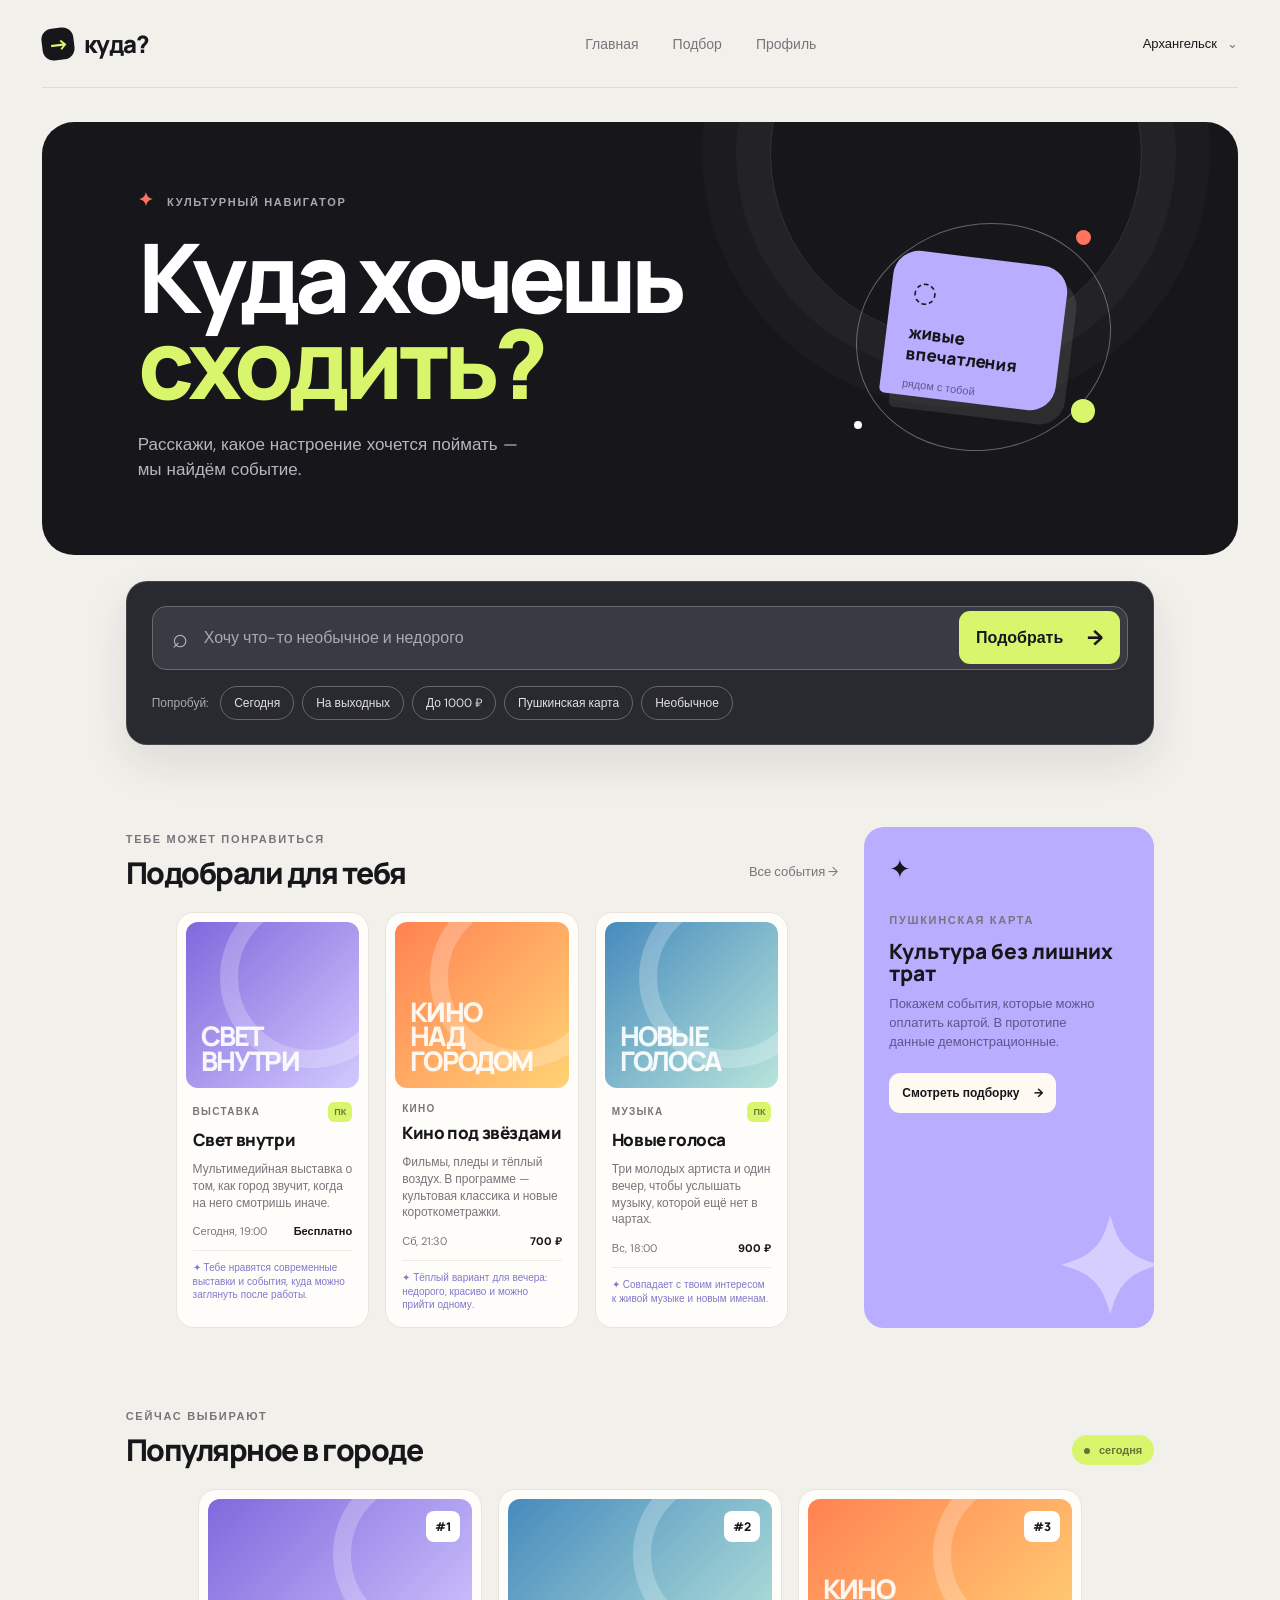
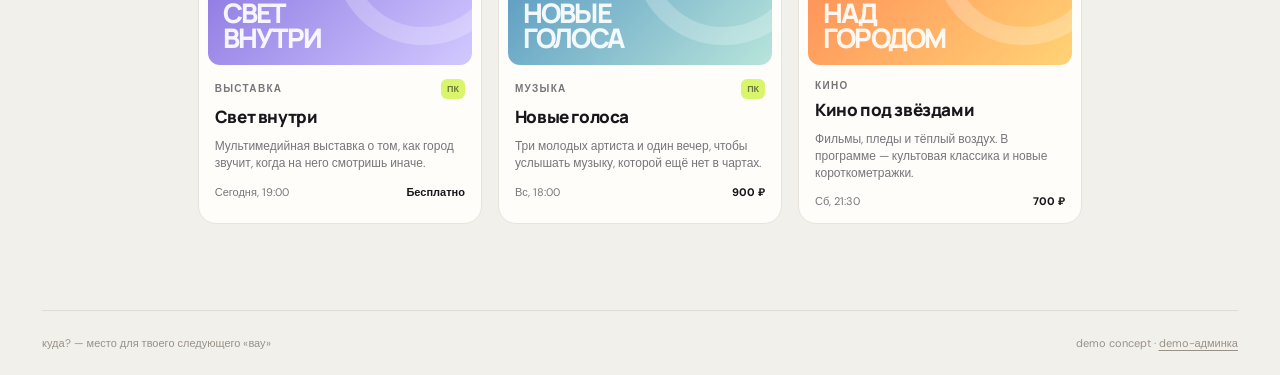
<file: index.html>
<!doctype html>
<html lang="ru">
  <head>
    <meta charset="UTF-8" />
    <meta name="viewport" content="width=device-width, initial-scale=1.0" />
    <meta name="theme-color" content="#f5f1eb" />
    <title>куда? — культурный навигатор</title>
    <link rel="preconnect" href="https://fonts.googleapis.com" />
    <link rel="preconnect" href="https://fonts.gstatic.com" crossorigin />
    <link href="https://fonts.googleapis.com/css2?family=DM+Sans:wght@400;500;600;700&family=Manrope:wght@600;700;800&display=swap" rel="stylesheet" />
    <link rel="stylesheet" href="styles.css" />
  </head>
  <body>
    <div class="app-shell">
      <header class="topbar">
        <button class="brand" data-screen="home" aria-label="На главную"><span class="brand-mark">→</span><span>куда?</span></button>
        <nav class="top-nav" aria-label="Основная навигация"><button data-screen="home">Главная</button><button data-screen="explore">Подбор</button><button data-screen="profile">Профиль</button></nav>
        <button class="city-button" type="button" aria-label="Выбрать город">Архангельск <span>⌄</span></button>
      </header>
      <nav class="mobile-nav" aria-label="Мобильная навигация"><button data-screen="home"><span>⌂</span>Главная</button><button data-screen="explore"><span>⌕</span>Подбор</button><button data-screen="profile"><span>◉</span>Профиль</button></nav>

      <main id="app-main">
        <section class="screen active" id="screen-home" aria-labelledby="hero-title">
          <div class="hero"><div class="hero-copy"><div class="eyebrow"><span class="spark">✦</span> культурный навигатор</div><h1 id="hero-title">Куда хочешь<br /><em>сходить?</em></h1><p class="hero-lede">Расскажи, какое настроение хочется поймать — мы найдём событие.</p></div><div class="hero-orbit" aria-hidden="true"><span class="orbit-dot dot-one"></span><span class="orbit-dot dot-two"></span><span class="orbit-dot dot-three"></span><div class="orbit-card"><span class="orbit-icon">◌</span><strong>живые<br />впечатления</strong><small>рядом с тобой</small></div></div></div>
          <div class="search-panel"><form id="home-search-form" class="search-form"><span class="search-icon">⌕</span><input id="home-query" type="text" placeholder="Хочу что-то необычное и недорого" aria-label="Опиши, куда хочешь сходить" /><button class="search-button" type="submit"><span>Подобрать</span><span>→</span></button></form><div class="quick-row"><span class="quick-label">Попробуй:</span><button class="chip" data-query="Сегодня">Сегодня</button><button class="chip" data-query="На выходных">На выходных</button><button class="chip" data-query="До 1000 ₽">До 1000 ₽</button><button class="chip" data-query="По Пушкинской карте">Пушкинская карта</button><button class="chip" data-query="Хочу что-нибудь необычное">Необычное</button></div></div>
          <div class="home-lower"><section><div class="section-heading"><div><span class="section-kicker">тебе может понравиться</span><h2>Подобрали для тебя</h2></div><button class="text-link" data-screen="explore">Все события →</button></div><div id="home-events" class="events-grid compact-grid"></div></section><aside class="pushkin-promo"><span class="promo-icon">✦</span><span class="section-kicker">пушкинская карта</span><h3>Культура без лишних трат</h3><p>Покажем события, которые можно оплатить картой. В прототипе данные демонстрационные.</p><button class="light-button" data-query="По Пушкинской карте">Смотреть подборку <span>→</span></button></aside></div>
          <section class="home-popular"><div class="section-heading"><div><span class="section-kicker">сейчас выбирают</span><h2>Популярное в городе</h2></div><span class="live-pill"><i></i> сегодня</span></div><div id="home-popular" class="events-grid compact-grid"></div></section>
        </section>

        <section class="screen" id="screen-explore" aria-labelledby="explore-title"><div class="page-intro"><div><span class="section-kicker">подбор по настроению</span><h2 id="explore-title">Найдём твоё событие</h2><p>Напиши как есть — можно без правильных слов.</p></div><button class="soft-icon-button" data-screen="home" aria-label="Вернуться на главную">←</button></div><div class="search-panel inner-search"><form id="explore-search-form" class="search-form"><span class="search-icon">⌕</span><input id="explore-query" type="text" placeholder="Хочу на выставку вечером..." aria-label="Поиск мероприятий" /><button class="search-button" type="submit"><span>Подобрать</span><span>→</span></button></form><div class="quick-row"><button class="chip" data-query="Сегодня">Сегодня</button><button class="chip" data-query="На выходных">На выходных</button><button class="chip" data-query="До 1000 ₽">До 1000 ₽</button><button class="chip" data-query="По Пушкинской карте">Пушкинская карта</button></div></div><div class="section-heading result-heading"><div><span class="section-kicker" id="result-kicker">для тебя сегодня</span><h2>Варианты рядом</h2></div><span class="result-count" id="result-count">12 событий</span></div><div id="empty-state" class="empty-state" hidden><div class="empty-icon">◌</div><h3>Пока ничего не нашли</h3><p>Попробуй описать настроение иначе.</p></div><div id="events-grid" class="events-grid"></div><p class="demo-note">Демо-версия · события и цены вымышлены и нужны только для прототипа</p></section>

        <section class="screen" id="screen-profile" aria-labelledby="profile-title"><div class="profile-head"><div class="avatar">АС</div><div><span class="section-kicker">твой культурный профиль</span><h2 id="profile-title">Аня Соколова</h2><p>Архангельск · открыта новому</p></div></div><div class="profile-grid"><div class="stat-card stat-lime"><span>посетила</span><strong>8</strong><small>мероприятий</small></div><div class="stat-card"><span>открыла</span><strong>14</strong><small>новых мест</small></div><div class="stat-card stat-lav"><span>в планах</span><strong id="saved-count">3</strong><small>события</small></div></div><div class="profile-columns"><section><div class="section-heading"><div><span class="section-kicker">твои интересы</span><h2>Что тебе нравится</h2></div></div><div class="interest-list"><span>современное искусство</span><span>живая музыка</span><span>необычные места</span><span>кино</span></div><div class="taste-card"><div class="mini-avatar avatar-yellow">АК</div><div><span class="section-kicker">86% совпадение вкусов</span><h3>Алексей рекомендует «Ночной маршрут»</h3><p>«Похоже на твой интерес к необычным местам»</p></div><button class="primary-small" data-event-id="9">Открыть →</button></div><div class="section-heading history-title"><div><span class="section-kicker">твоя история</span><h2>Последние походы</h2></div></div><div class="history-list"><div class="history-item"><span class="history-thumb art-purple">✦</span><div><strong>Свет внутри</strong><small>ГЭС-2 · 12 сентября</small></div><span class="history-check">✓</span></div><div class="history-item"><span class="history-thumb art-orange">◌</span><div><strong>Кино под звёздами</strong><small>Сад «Эрмитаж» · 6 сентября</small></div><span class="history-check">✓</span></div><div class="history-item"><span class="history-thumb art-blue">♪</span><div><strong>Новые голоса</strong><small>Кластер «Арма» · 29 августа</small></div><span class="history-check">✓</span></div></div></section><section class="achievements-card"><div class="section-kicker">маленькие победы</div><h2>Достижения</h2><div class="achievement-grid"><div class="achievement unlocked"><span>✦</span><b>Первый<br />поход</b></div><div class="achievement unlocked"><span>◉</span><b>Киноман</b></div><div class="achievement unlocked"><span>⌂</span><b>Исследователь<br />музеев</b></div><div class="achievement locked"><span>5</span><b>5 мероприятий</b><small>ещё 1 поход</small></div><div class="achievement locked"><span>?</span><b>Попробовал<br />новое</b><small>новый жанр</small></div><div class="achievement locked"><span>♧</span><b>Свой человек<br />в городе</b><small>ещё 3 места</small></div></div></section></div></section>
      </main>
      <footer><span>куда? — место для твоего следующего «вау»</span><span>demo concept · <a href="admin.html">demo-админка</a></span></footer>
    </div>

    <dialog id="event-dialog" class="event-dialog"><button class="dialog-close" type="button" aria-label="Закрыть">×</button><div id="dialog-art" class="dialog-art"></div><div class="dialog-body"><span id="dialog-type" class="event-type"></span><h2 id="dialog-title"></h2><p id="dialog-description"></p><div class="why-box"><span>✦</span><div><b>Почему тебе подходит</b><p id="dialog-why"></p></div></div><div class="dialog-details" id="dialog-meta"></div><p class="source-line" id="dialog-source"></p><div class="dialog-actions"><button class="primary-cta" type="button" id="save-button">Сохранить <span>♡</span></button><button class="visit-button" type="button" id="visit-button">Отметить посещённым</button></div><div class="related-block"><span class="section-kicker">тебе ещё может зайти</span><div id="related-events" class="related-list"></div></div></div></dialog>
    <div id="toast" class="toast" role="status"></div>
    <script src="app.js"></script>
  </body>
</html>
</file>
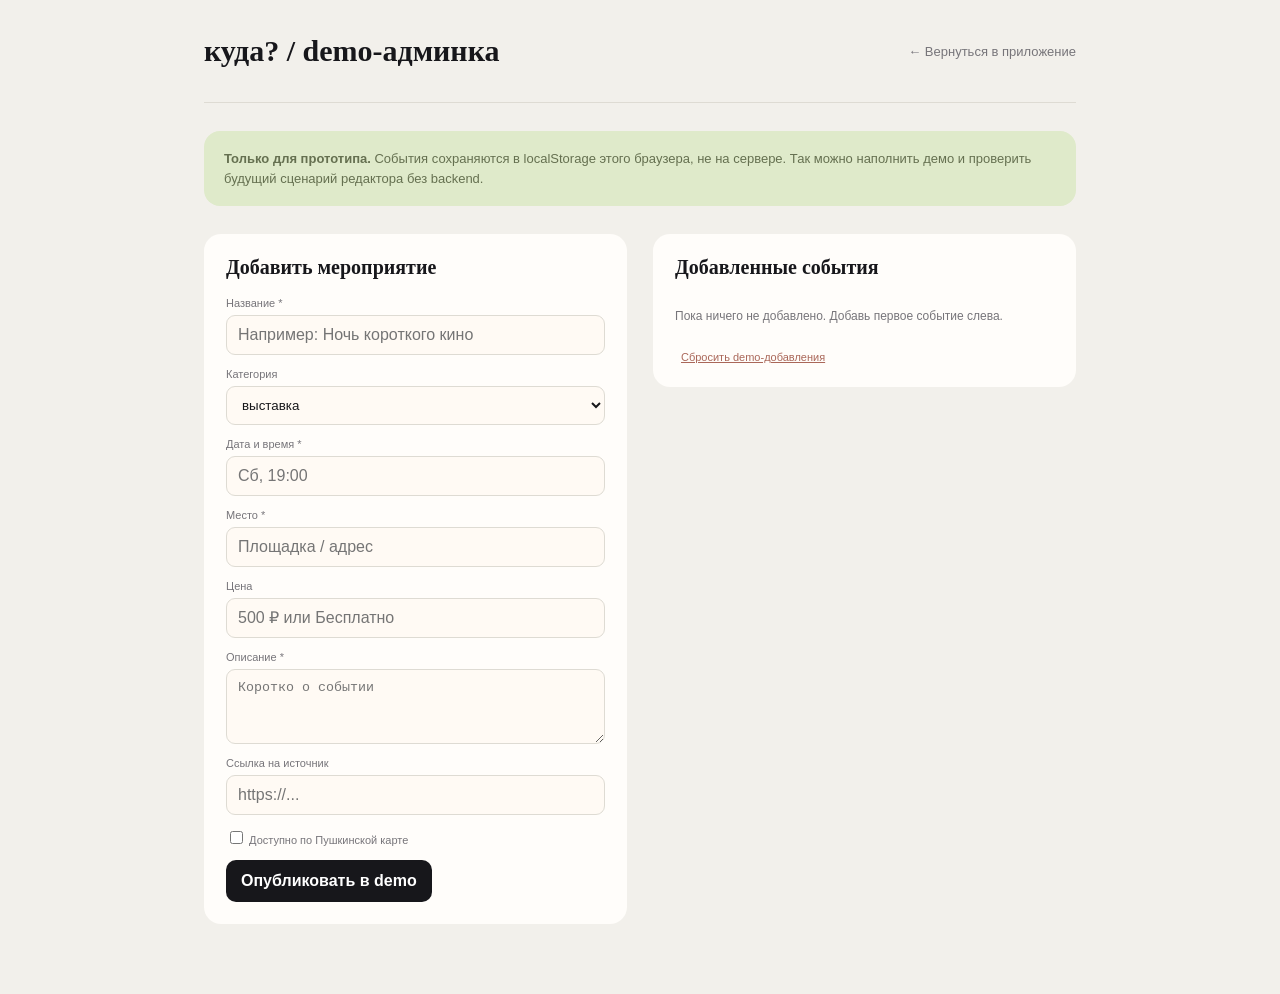
<file: admin.html>
<!doctype html>
<html lang="ru">
  <head>
    <meta charset="UTF-8" />
    <meta name="viewport" content="width=device-width, initial-scale=1.0" />
    <title>Demo-админка — куда?</title>
    <link rel="stylesheet" href="styles.css" />
    <style>
      .admin-shell{max-width:920px;margin:0 auto;padding:0 24px 70px}.admin-header{display:flex;justify-content:space-between;align-items:center;padding:34px 0;border-bottom:1px solid var(--line)}.admin-header h1{font:800 30px Manrope;margin:0}.admin-header a{color:var(--muted);font-size:13px;text-decoration:none}.admin-note{background:#dfeaca;border-radius:16px;padding:18px 20px;margin:28px 0;color:#657050;font-size:13px;line-height:1.5}.admin-grid{display:grid;grid-template-columns:1fr 1fr;gap:26px;align-items:start}.admin-card{background:var(--card);border-radius:17px;padding:22px}.admin-card h2{font:700 20px Manrope;margin:0 0 18px}.field{display:flex;flex-direction:column;gap:6px;margin-bottom:13px}.field label{font-size:11px;color:var(--muted)}.field input,.field textarea,.field select{border:1px solid var(--line);border-radius:9px;background:#fffaf4;padding:10px 11px;outline:0;color:var(--ink)}.field textarea{min-height:75px;resize:vertical}.admin-submit{border:0;background:var(--ink);color:#fff;border-radius:10px;padding:12px 15px;cursor:pointer;font-weight:700}.admin-list{display:flex;flex-direction:column;gap:8px}.admin-event{display:flex;align-items:center;gap:11px;border:1px solid var(--line);border-radius:10px;padding:10px}.admin-event div{flex:1;display:flex;flex-direction:column;gap:4px}.admin-event strong{font:700 12px Manrope}.admin-event small{font-size:10px;color:var(--muted)}.admin-event button{border:1px solid var(--line);background:transparent;border-radius:7px;padding:7px;font-size:11px;cursor:pointer}.danger{color:#c55f4e!important}.admin-empty{color:var(--muted);font-size:12px}.admin-reset{margin-top:15px;border:0;background:transparent;color:#aa6759;text-decoration:underline;cursor:pointer;font-size:11px}@media(max-width:700px){.admin-shell{padding:0 17px 50px}.admin-grid{grid-template-columns:1fr}.admin-header h1{font-size:23px}}
    </style>
  </head>
  <body>
    <div class="admin-shell">
      <header class="admin-header"><h1>куда? / demo-админка</h1><a href="index.html">← Вернуться в приложение</a></header>
      <div class="admin-note"><b>Только для прототипа.</b> События сохраняются в localStorage этого браузера, не на сервере. Так можно наполнить демо и проверить будущий сценарий редактора без backend.</div>
      <div class="admin-grid">
        <form id="event-form" class="admin-card"><h2>Добавить мероприятие</h2><div class="field"><label for="title">Название *</label><input id="title" required placeholder="Например: Ночь короткого кино" /></div><div class="field"><label for="type">Категория</label><select id="type"><option>выставка</option><option>кино</option><option>музыка</option><option>театр</option><option>лекция</option><option>фестиваль</option><option>мастерская</option></select></div><div class="field"><label for="date">Дата и время *</label><input id="date" required placeholder="Сб, 19:00" /></div><div class="field"><label for="place">Место *</label><input id="place" required placeholder="Площадка / адрес" /></div><div class="field"><label for="price">Цена</label><input id="price" placeholder="500 ₽ или Бесплатно" /></div><div class="field"><label for="description">Описание *</label><textarea id="description" required placeholder="Коротко о событии"></textarea></div><div class="field"><label for="sourceUrl">Ссылка на источник</label><input id="sourceUrl" type="url" placeholder="https://..." /></div><div class="field"><label for="pushkin"><input id="pushkin" type="checkbox" /> Доступно по Пушкинской карте</label></div><button class="admin-submit" type="submit">Опубликовать в demo</button></form>
        <section class="admin-card"><h2>Добавленные события</h2><div id="custom-list" class="admin-list"></div><button id="reset-button" class="admin-reset" type="button">Сбросить demo-добавления</button></section>
      </div>
    </div>
    <script src="admin.js"></script>
  </body>
</html>
</file>
<file: styles.css>
:root{--ink:#17171b;--ink-soft:#292930;--paper:#f2f0eb;--card:#fffdfa;--muted:#77757a;--line:#dedbd3;--lime:#d9f56c;--violet:#b9adff;--coral:#ff735f;--blue:#b8e3e0;--shadow:0 18px 45px rgba(28,25,35,.10)}
*{box-sizing:border-box}html{scroll-behavior:smooth}body{margin:0;background:var(--paper);color:var(--ink);font-family:"DM Sans",Arial,sans-serif}button,input{font:inherit}button{cursor:pointer}.app-shell{max-width:1320px;margin:auto;padding:0 42px}.topbar{height:88px;display:flex;align-items:center;justify-content:space-between;border-bottom:1px solid var(--line);position:relative;z-index:3}.brand,.top-nav button,.text-link,.soft-icon-button{border:0;background:transparent;color:inherit}.brand{display:flex;align-items:center;gap:10px;padding:0;font:800 24px/1 Manrope;letter-spacing:-1px}.brand-mark{width:32px;height:32px;display:grid;place-items:center;border-radius:11px;background:var(--ink);color:var(--lime);font-size:21px;transform:rotate(-7deg)}.top-nav{display:flex;gap:34px;margin-left:110px}.top-nav button{padding:9px 0;color:var(--muted);font-size:14px}.top-nav button.active{color:var(--ink);font-weight:700}.city-button{border:0;background:transparent;color:var(--ink);font-size:13px;padding:10px 0}.city-button span{color:var(--muted);margin-left:7px}.screen{display:none;animation:screen-in .32s ease}.screen.active{display:block}@keyframes screen-in{from{opacity:0;transform:translateY(10px)}to{opacity:1;transform:none}}
.hero{min-height:405px;margin:34px 0 0;padding:66px 8% 72px;display:flex;align-items:center;justify-content:space-between;background:var(--ink);border-radius:32px;color:#fff;overflow:hidden;position:relative}.hero:after{content:"";position:absolute;width:370px;height:370px;border:1px solid #ffffff20;border-radius:50%;right:8%;top:-155px;box-shadow:0 0 0 34px #ffffff08,0 0 0 68px #ffffff05}.hero-copy{position:relative;z-index:1;max-width:580px}.eyebrow,.section-kicker{font-size:11px;text-transform:uppercase;letter-spacing:1.7px;font-weight:800;color:var(--muted)}.hero .eyebrow{color:#aaa8b0}.spark{color:var(--coral);font-size:18px;margin-right:8px}.hero h1{font:800 clamp(58px,7.5vw,103px)/.9 Manrope;letter-spacing:-6px;margin:22px 0 25px}.hero h1 em{font-style:normal;color:var(--lime)}.hero-lede{max-width:390px;margin:0;color:#b7b5bd;font-size:17px;line-height:1.5}.hero-orbit{width:270px;height:230px;position:relative;z-index:1;margin-right:3%}.hero-orbit:before{content:"";position:absolute;inset:4px 0 0 13px;border:1px solid #ffffff55;border-radius:50%;transform:rotate(-15deg)}.orbit-card{position:absolute;top:38px;left:45px;width:175px;height:145px;padding:22px;background:var(--violet);color:var(--ink);border-radius:26px 26px 26px 5px;transform:rotate(7deg);box-shadow:11px 13px 0 #ffffff18}.orbit-icon{display:block;font-size:28px;margin-bottom:13px}.orbit-card strong{font:800 17px/1 Manrope}.orbit-card small{display:block;margin-top:12px;font-size:11px;color:#5f568d}.orbit-dot{position:absolute;border-radius:50%}.dot-one{width:15px;height:15px;background:var(--coral);top:10px;right:21px}.dot-two{width:8px;height:8px;background:#fff;bottom:21px;left:12px}.dot-three{width:24px;height:24px;background:var(--lime);bottom:27px;right:17px}
.search-panel{position:relative;z-index:2;margin:-35px 7% 0;padding:24px 25px;background:var(--ink-soft);border:1px solid #ffffff20;border-radius:21px;color:#fff;box-shadow:var(--shadow)}.search-form{height:64px;display:flex;align-items:center;gap:10px;background:#3a3a43;border:1px solid #686873;border-radius:14px;padding:6px 7px 6px 19px}.search-icon{color:#b8b6bf;font-size:27px;line-height:0;margin-right:4px}.search-form input{min-width:0;flex:1;border:0;outline:0;background:transparent;color:#fff;font-size:16px}.search-form input::placeholder{color:#aaa8b1}.search-button,.primary-cta{border:0;border-radius:11px;background:var(--lime);color:var(--ink);font-weight:800;display:flex;align-items:center;gap:24px;padding:16px 17px}.search-button span:last-child{font-size:21px;line-height:0}.quick-row{display:flex;align-items:center;gap:8px;flex-wrap:wrap;margin-top:16px}.quick-label{color:#aaa8b1;font-size:12px;margin-right:4px}.chip{border:1px solid #666671;border-radius:100px;background:transparent;color:#e2e0e1;padding:8px 13px;font-size:12px}.chip:hover,.chip:focus{border-color:var(--lime);color:var(--lime)}
.home-lower{display:grid;grid-template-columns:minmax(0,1fr) 290px;gap:26px;padding:82px 7% 76px}.section-heading{display:flex;justify-content:space-between;align-items:end;gap:20px;margin-bottom:24px}.section-heading h2,.how-section h2{font:800 30px/1.04 Manrope;letter-spacing:-1.5px;margin:9px 0 0}.text-link{padding:8px 0;color:var(--muted);font-size:13px;white-space:nowrap}.events-grid{display:grid;grid-template-columns:repeat(3,minmax(0,1fr));gap:16px}.compact-grid{grid-template-columns:repeat(3,minmax(0,1fr))}.event-card{min-width:0;padding:9px;background:var(--card);border:1px solid #e8e4dc;border-radius:18px;cursor:pointer;transition:transform .2s,box-shadow .2s,border-color .2s}.event-card:hover{transform:translateY(-5px);border-color:#cbc5bc;box-shadow:0 16px 32px rgba(45,39,30,.12)}.event-art{height:166px;display:flex;align-items:flex-end;position:relative;overflow:hidden;padding:15px;border-radius:12px}.event-art:after{content:"";position:absolute;width:145px;height:145px;border:18px solid #ffffff3a;border-radius:50%;right:-42px;top:-35px}.art-purple{background:linear-gradient(135deg,#8068dc,#d2c9ff)}.art-orange{background:linear-gradient(135deg,#ff8252,#ffd375)}.art-blue{background:linear-gradient(135deg,#478bbd,#b8e5db)}.art-pink{background:linear-gradient(135deg,#db75a9,#f7c7d9)}.art-green{background:linear-gradient(135deg,#61aa95,#d9eb93)}.art-dark{background:linear-gradient(135deg,#242538,#7482bb)}.art-word{position:relative;z-index:1;max-width:155px;color:#ffffffe8;font:800 27px/.9 Manrope;letter-spacing:-1.8px}.event-info{padding:14px 7px 6px}.event-card-top{display:flex;align-items:center;justify-content:space-between;gap:8px}.event-type{color:var(--muted);font-size:10px;text-transform:uppercase;letter-spacing:1.3px;font-weight:800}.card-tag{padding:4px 6px;background:var(--lime);border-radius:6px;color:#6b793d;font-size:9px;font-weight:800}.event-info h3{font:800 17px/1.12 Manrope;margin:8px 0 12px;letter-spacing:-.4px}.event-description{margin:0 0 13px;color:var(--muted);font-size:12px;line-height:1.4}.event-bottom{display:flex;justify-content:space-between;gap:8px;color:var(--muted);font-size:11px}.event-bottom span:first-child{overflow:hidden;text-overflow:ellipsis;white-space:nowrap}.event-price{color:var(--ink);font-weight:800;white-space:nowrap}.why-line{margin-top:12px;padding-top:10px;border-top:1px solid #eeeae3;color:#8178cc;font-size:10px;line-height:1.35}.rank-badge{position:absolute;top:12px;right:12px;padding:7px 9px;background:#fff;color:var(--ink);border-radius:8px;font:800 12px Manrope}
.pushkin-promo{min-height:260px;padding:25px;background:var(--violet);border-radius:20px;color:var(--ink);position:relative;overflow:hidden}.pushkin-promo:after{content:"✦";position:absolute;right:-8px;bottom:-26px;color:#ffffff66;font:800 130px Manrope}.promo-icon{display:block;font-size:26px;margin-bottom:22px}.pushkin-promo h3{position:relative;z-index:1;font:800 21px/1.05 Manrope;margin:11px 0}.pushkin-promo p{position:relative;z-index:1;max-width:220px;color:#5f568d;font-size:13px;line-height:1.45;margin:0 0 22px}.light-button,.primary-small,.outline-small,.visit-button{border-radius:11px;cursor:pointer}.light-button{position:relative;z-index:1;border:0;background:#fffaf1;color:var(--ink);font-size:12px;font-weight:800;padding:12px 13px;display:flex;gap:15px}.home-popular{margin:0 7% 86px}.live-pill{padding:8px 12px;border-radius:100px;background:var(--lime);color:#65723b;font-size:11px;font-weight:800}.live-pill i{display:inline-block;width:6px;height:6px;margin-right:6px;border-radius:50%;background:#65723b}
.page-intro{display:flex;justify-content:space-between;align-items:end;padding:70px 7% 36px}.page-intro h2,.profile-head h2{font:800 42px/1 Manrope;letter-spacing:-2px;margin:10px 0 0}.page-intro p,.profile-head p{color:var(--muted);font-size:15px;margin:11px 0 0}.soft-icon-button{width:44px;height:44px;border:1px solid var(--line);border-radius:50%;font-size:22px}.inner-search{margin:0 7% 55px}.result-heading{margin:0 7% 24px}.events-grid{margin-left:7%;margin-right:7%}.empty-state{margin:55px 7%;padding:42px 20px;text-align:center;color:var(--muted)}.empty-state h3{color:var(--ink);margin:14px 0 6px}.empty-icon{font-size:42px;color:var(--coral)}.demo-note{text-align:center;color:#a19d96;font-size:11px;margin:30px 0 0}
.profile-head{display:flex;align-items:center;gap:17px;margin:65px 7% 42px}.avatar,.mini-avatar{display:grid;place-items:center;border-radius:50%;font:800 15px Manrope}.avatar{width:74px;height:74px;background:var(--coral);color:#fff;font-size:20px}.profile-grid{display:grid;grid-template-columns:repeat(3,1fr);gap:14px;margin:0 7% 72px}.stat-card{min-height:145px;padding:22px 24px;display:flex;flex-direction:column;border-radius:18px;background:#e5e1d9}.stat-card.stat-lime{background:var(--lime)}.stat-card.stat-lav{background:var(--violet)}.stat-card span,.stat-card small{color:#77736d;font-size:11px}.stat-card strong{margin:14px 0 1px;font:800 55px/1 Manrope;letter-spacing:-4px}.profile-columns{display:grid;grid-template-columns:1.1fr .9fr;gap:54px;margin:0 7% 90px}.profile-columns h2,.achievements-card h2{font-size:26px}.interest-list{display:flex;flex-wrap:wrap;gap:8px;margin:23px 0 45px}.interest-list span{padding:10px 13px;border:1px solid var(--line);border-radius:100px;font-size:12px}.taste-card{display:flex;align-items:center;gap:12px;padding:17px;margin-bottom:40px;background:#eee5d1;border-radius:17px}.taste-card>div:nth-child(2){flex:1}.taste-card h3{font:800 14px/1.2 Manrope;margin:7px 0}.taste-card p{color:var(--muted);font-size:11px;margin:0}.mini-avatar{width:48px;height:48px}.avatar-yellow{background:var(--lime)}.primary-small{border:0;background:var(--ink);color:#fff;padding:12px 14px;font-size:12px;font-weight:800;white-space:nowrap}.history-title{margin-bottom:12px}.history-list{border-top:1px solid var(--line)}.history-item{display:flex;align-items:center;gap:13px;padding:13px 0;border-bottom:1px solid var(--line)}.history-thumb{width:43px;height:43px;display:grid;place-items:center;border-radius:10px;color:#fff;font-size:19px}.history-item div{display:flex;flex-direction:column;gap:4px;flex:1}.history-item strong{font:800 13px Manrope}.history-item small{color:var(--muted);font-size:11px}.history-check{color:#7d9360;font-weight:800}.achievements-card{padding:28px;background:var(--ink);border-radius:20px;color:#fff}.achievements-card .section-kicker{color:#aaa8b1}.achievements-card h2{margin:10px 0 23px}.achievement-grid{display:grid;grid-template-columns:repeat(3,1fr);gap:8px}.achievement{min-height:108px;padding:11px;display:flex;flex-direction:column;background:#38383f;border-radius:12px}.achievement span{margin-bottom:13px;color:var(--lime);font-size:24px}.achievement b{font:800 11px/1.1 Manrope}.achievement small{margin-top:auto;color:#aaa8b1;font-size:9px}.achievement.locked{opacity:.55}
.event-dialog{width:min(470px,calc(100% - 32px));max-width:470px;padding:0;border:0;border-radius:22px;background:var(--card);box-shadow:0 24px 70px #24201855;overflow:hidden}.event-dialog::backdrop{background:#24201899;backdrop-filter:blur(5px)}.dialog-close{position:absolute;right:14px;top:12px;width:35px;height:35px;border:0;border-radius:50%;background:#fff9;color:var(--ink);font-size:26px}.dialog-art{height:200px}.dialog-body{padding:25px}.dialog-body h2{font:800 28px/1.08 Manrope;margin:9px 0 14px}.dialog-body>p{color:var(--muted);line-height:1.5;margin:0 0 18px}.why-box{display:flex;gap:11px;padding:14px;margin:18px 0;background:#eeeaff;border-radius:13px}.why-box>span{color:#8178cc;font-size:19px}.why-box b{font-size:11px}.why-box p{margin:5px 0 0!important;color:#5f568d!important;font-size:11px!important}.dialog-details{display:flex;flex-wrap:wrap;gap:7px;margin:18px 0}.meta-pill{padding:8px 11px;background:#f1eee8;border-radius:100px;font-size:12px}.source-line{margin:0 0 17px!important;color:#9a9389!important;font-size:11px!important}.source-line a{color:#8178cc}.dialog-actions{display:flex;gap:8px}.dialog-actions .primary-cta{flex:1}.primary-cta.is-saved{background:var(--coral)}.visit-button{padding:0 13px;border:1px solid var(--line);background:transparent;font-size:11px}.related-block{margin-top:27px;padding-top:19px;border-top:1px solid var(--line)}.related-list{display:grid;grid-template-columns:repeat(2,1fr);gap:8px;margin-top:10px}.related-list .event-card{padding:5px;box-shadow:none}.related-list .event-art{height:75px}.related-list .event-info{padding:8px 4px 4px}.related-list .event-info h3{font-size:12px;margin:4px 0}.related-list .event-description,.related-list .event-bottom,.related-list .event-type{display:none}
.toast{position:fixed;left:50%;bottom:25px;z-index:10;padding:13px 17px;border-radius:100px;background:var(--ink);color:#fff;font-size:12px;opacity:0;pointer-events:none;transform:translate(-50%,20px);transition:.25s}.toast.show{opacity:1;transform:translate(-50%,0)}footer{display:flex;justify-content:space-between;padding:25px 0;border-top:1px solid var(--line);color:#989289;font-size:11px}footer a{color:inherit;text-decoration:underline;text-underline-offset:3px}.mobile-nav{display:none}.event-card:focus-visible,.chip:focus-visible,.search-button:focus-visible,.mobile-nav button:focus-visible,.top-nav button:focus-visible,.text-link:focus-visible{outline:3px solid var(--coral);outline-offset:3px}
@media(max-width:760px){.app-shell{padding:0 16px 92px}.topbar{height:70px}.brand{font-size:23px}.brand-mark{width:31px;height:31px}.top-nav{display:none}.city-button{font-size:12px}.hero{min-height:0;margin-top:20px;padding:39px 22px 36px;border-radius:25px;display:block}.hero:after{width:230px;height:230px;right:-78px;top:-115px}.hero h1{font-size:58px;line-height:.93;letter-spacing:-4px;margin:20px 0 21px}.hero-lede{max-width:275px;font-size:16px}.hero-orbit{display:none}.search-panel{margin:-25px 10px 0;padding:14px 15px;border-radius:18px}.search-form{height:59px;padding-left:13px;border-radius:13px}.search-icon{font-size:25px;margin-right:2px}.search-form input{font-size:14px}.search-button{width:44px;height:44px;flex:0 0 44px;justify-content:center;padding:0;border-radius:11px}.search-button span:first-child{display:none}.search-button span:last-child{font-size:19px}.quick-row{margin-top:12px;gap:6px}.quick-label{width:100%;font-size:11px}.chip{padding:8px 10px;font-size:11px}.home-lower{display:block;padding:32px 4% 44px}.home-lower>section{margin-bottom:42px}.section-heading{align-items:end;margin-bottom:18px;gap:12px}.section-heading h2{font-size:25px;line-height:1.02}.section-kicker{font-size:10px;letter-spacing:1.4px}.text-link{font-size:11px}.events-grid{grid-template-columns:repeat(2,minmax(0,1fr));gap:10px}.compact-grid .event-card:nth-child(3){display:none}.event-card{padding:7px;border-radius:15px}.event-art{height:126px;padding:10px;border-radius:10px}.art-word{font-size:20px}.event-info{padding:11px 4px 5px}.event-info h3{font-size:14px;margin:6px 0 10px}.event-description{font-size:11px;line-height:1.35}.event-bottom{font-size:10px}.why-line{display:none}.pushkin-promo{min-height:0;padding:21px;border-radius:17px}.pushkin-promo h3{font-size:20px}.pushkin-promo p{font-size:13px}.home-popular{margin:0 4% 55px}.live-pill{font-size:10px}.page-intro{padding:48px 4% 28px;align-items:flex-start}.page-intro h2{font-size:32px;line-height:1.02}.page-intro p{font-size:14px;line-height:1.4}.soft-icon-button{width:40px;height:40px;flex:0 0 40px}.inner-search{margin:0 4% 42px}.result-heading{margin:0 4% 20px}.result-count{font-size:11px}#screen-explore>.events-grid{grid-template-columns:1fr;gap:12px}#screen-explore>.events-grid .event-card{display:grid;grid-template-columns:124px 1fr;gap:10px;padding:7px}#screen-explore>.events-grid .event-art{height:146px}#screen-explore>.events-grid .event-info{padding:8px 4px 5px}#screen-explore>.events-grid .event-info h3{font-size:15px}#screen-explore>.events-grid .event-description{font-size:12px;line-height:1.38;display:-webkit-box;-webkit-line-clamp:3;-webkit-box-orient:vertical;overflow:hidden}.why-line{font-size:10px}.demo-note{font-size:10px;line-height:1.35;margin:27px 4% 0}.profile-head{margin:46px 4% 31px;gap:13px}.profile-head h2{font-size:30px}.profile-head p{font-size:13px;margin-top:6px}.avatar{width:64px;height:64px;font-size:18px}.profile-grid{margin:0 4% 49px;gap:8px}.stat-card{min-height:116px;padding:15px 11px;border-radius:15px}.stat-card span,.stat-card small{font-size:10px}.stat-card strong{font-size:38px;margin:13px 0 2px}.profile-columns{display:block;margin:0 4% 50px}.profile-columns h2,.achievements-card h2{font-size:25px}.interest-list{gap:7px;margin:19px 0 35px}.interest-list span{font-size:11px;padding:9px 11px}.taste-card{align-items:flex-start;flex-wrap:wrap;padding:15px;border-radius:16px;margin-bottom:36px}.taste-card>div:nth-child(2){min-width:calc(100% - 64px)}.taste-card h3{font-size:14px}.taste-card p{font-size:11px;line-height:1.35}.taste-card .primary-small{margin-left:58px;padding:11px 13px}.achievements-card{margin-top:40px;padding:22px;border-radius:18px}.achievement-grid{gap:6px}.achievement{min-height:95px;padding:9px}.achievement span{font-size:20px;margin-bottom:9px}.achievement b{font-size:9px}.achievement small{font-size:8px}footer{display:none}.mobile-nav{position:fixed;display:flex;left:12px;right:12px;bottom:10px;z-index:5;padding:5px;border-radius:17px;background:#17171bef;box-shadow:0 10px 30px #2420183d;backdrop-filter:blur(12px)}.mobile-nav button{min-height:52px;flex:1;border:0;background:transparent;color:#aaa8b1;font-size:11px;display:flex;flex-direction:column;align-items:center;justify-content:center;gap:3px}.mobile-nav button span{font-size:24px;line-height:1}.mobile-nav button.active{color:var(--lime)}.event-dialog{width:calc(100% - 24px);max-height:89vh;border-radius:19px;overflow:auto}.dialog-art{height:138px}.dialog-body{padding:20px}.dialog-body h2{font-size:25px}.dialog-body>p{font-size:13px}.dialog-actions{flex-direction:column}.visit-button{padding:12px}.related-list .event-card{display:block!important}}
@media(min-width:761px) and (max-width:1040px){.app-shell{padding:0 25px}.top-nav{margin-left:30px}.hero{padding-left:7%;padding-right:7%}.hero-orbit{transform:scale(.82);margin-right:-1%}.search-panel,.home-lower,.home-popular,.page-intro,.inner-search,.result-heading,.events-grid,.profile-head,.profile-grid,.profile-columns{margin-left:4%;margin-right:4%}.home-lower{padding-left:4%;padding-right:4%}}
@media(max-width:760px){
  #screen-home>.search-panel{margin:16px 0 0}
  #screen-explore>.search-panel{margin:0 4% 42px}
  .home-lower{padding-top:56px}
  .mobile-nav{bottom:9px;left:12px;right:12px}
  .mobile-nav button{font-size:11px;min-height:52px}
  .mobile-nav button span{font-size:24px}
  .home-popular{padding-bottom:30px}
  .search-button,.light-button,.primary-small,.text-link{font-family:Arial,sans-serif}
  .home-lower{padding-top:14px}
}
.search-panel{margin:26px 7% 0}
@media(max-width:760px){
  #screen-home>.search-panel{margin:16px 0 0}
  #screen-explore>.search-panel{margin:0 4% 42px}
  .mobile-nav{position:fixed;display:flex;left:12px;right:12px;bottom:10px;z-index:5;margin:0;padding:5px;border-radius:17px;background:#17171bef;box-shadow:0 10px 30px rgba(36,32,24,.24);backdrop-filter:blur(12px)}
  .mobile-nav button{min-height:52px}
}
</file>
